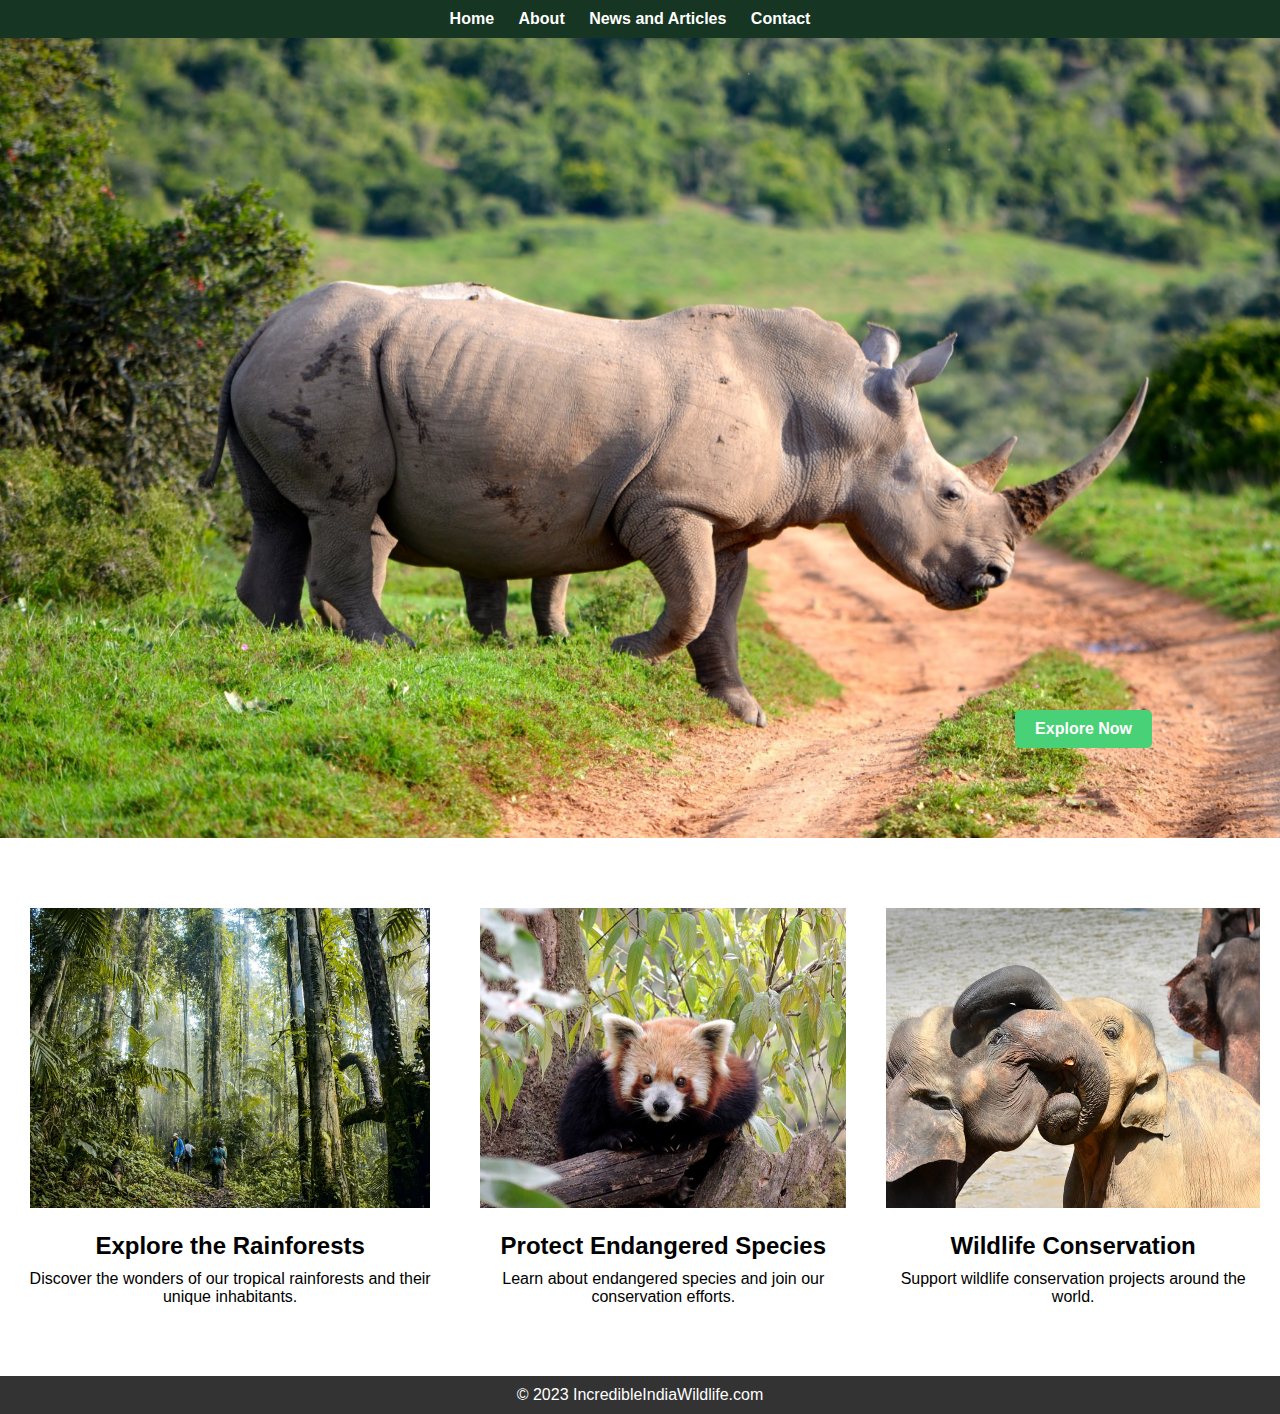
<file: index.html>
<!DOCTYPE html>
<html lang="en">
<head>
    <meta charset="UTF-8">
    <meta name="viewport" content="width=device-width, initial-scale=1.0">
    <title>Incredible India Wildlife</title>
    <link rel="stylesheet" href="styles-main.css">
</head>
<body>
    <header>
        <nav>
            
            <ul>
                <li><a href="./index.html">Home</a></li>
                <li><a href="./about.html">About</a></li>
                
                <li><a href="./currentAffairs.html">News and Articles</a></li>
                <li><a href="./contactUs.html">Contact</a></li>
            </ul>
        </nav>
    </header>

    <section class="hero">
        <h1></h1>
        <p></p>
        <a href="#" class="btn-primary">Explore Now</a>
    </section>

    <section class="featured">
        <div class="feature">
            <img src="./images/rainforest-india.jpg" alt="Featured Wildlife">
            <h2>Explore the Rainforests</h2>
            <p>Discover the wonders of our tropical rainforests and their unique inhabitants.</p>
        </div>
        <div class="feature">
            <img src="./images/endangered.png" alt="Featured Wildlife">
            <h2>Protect Endangered Species</h2>
            <p>Learn about endangered species and join our conservation efforts.</p>
        </div>
        <div class="feature">
            <img src="./images/conservation-efforts.jpg" alt="Featured Wildlife">
            <h2>Wildlife Conservation</h2>
            <p>Support wildlife conservation projects around the world.</p>
        </div>
    </section>

    <footer>
        <p>&copy; 2023 IncredibleIndiaWildlife.com</p>
    </footer>
</body>
</html>
</file>
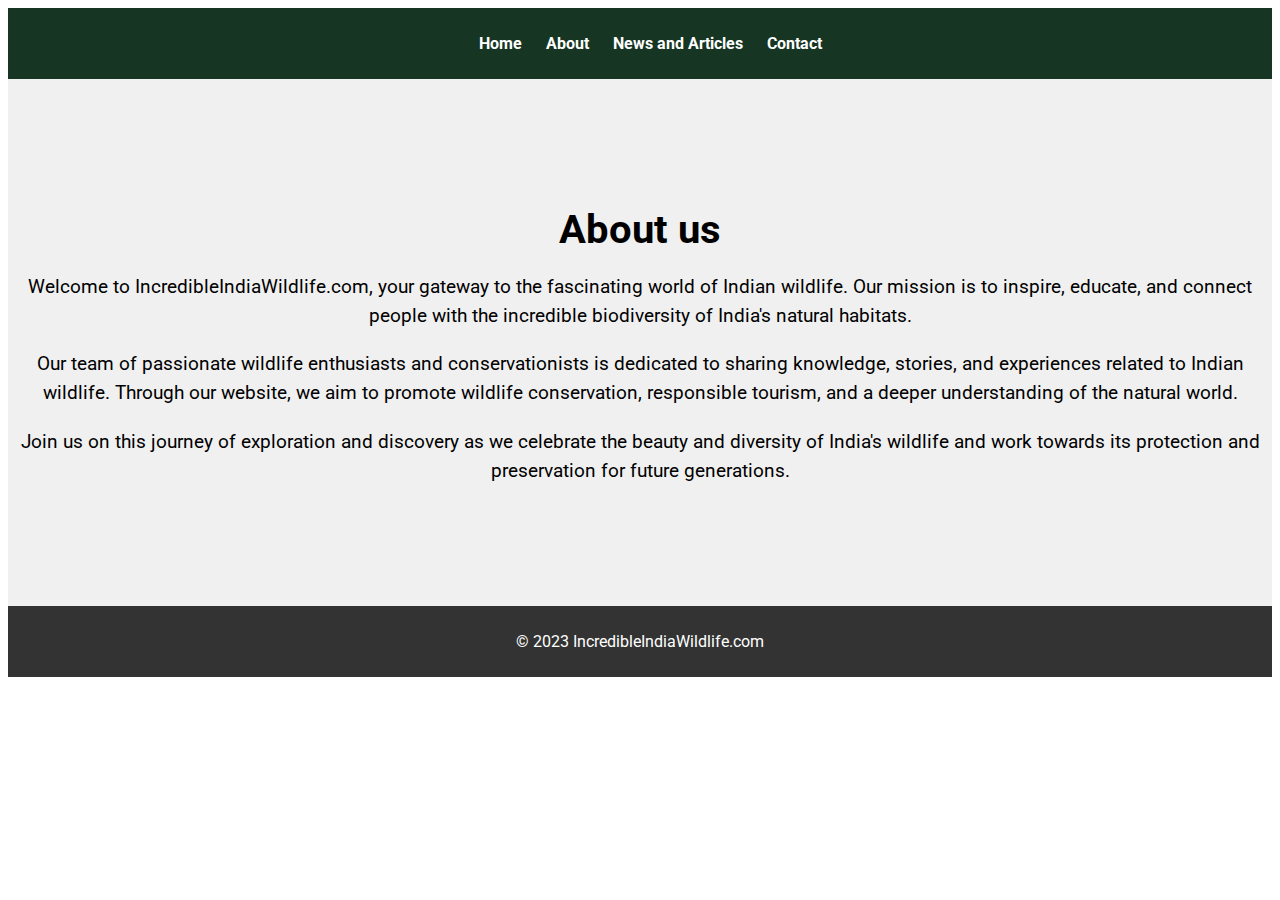
<file: about.html>
<!DOCTYPE html>
<html lang="en">
<head>
    <meta charset="UTF-8">
    <meta name="viewport" content="width=device-width, initial-scale=1.0">
    <title>About Us - Wildlife Explorer</title>
    <link rel="stylesheet" href="styles-3.css">
</head>
<body>
    <header>
        <nav>
            
            <ul>
                <li><a href="./index.html">Home</a></li>
                <li><a href="./about.html">About</a></li>
                
                <li><a href="./currentAffairs.html">News and Articles</a></li>
                <li><a href="./contactUs.html">Contact</a></li>
            </ul>
        </nav>
    </header>

    <section class="about">
        <h1>About us</h1>
        <p>Welcome to IncredibleIndiaWildlife.com, your gateway to the fascinating world of Indian wildlife. Our mission is to inspire, educate, and connect people with the incredible biodiversity of India's natural habitats.</p>
        <p>Our team of passionate wildlife enthusiasts and conservationists is dedicated to sharing knowledge, stories, and experiences related to Indian wildlife. Through our website, we aim to promote wildlife conservation, responsible tourism, and a deeper understanding of the natural world.</p>
        <p>Join us on this journey of exploration and discovery as we celebrate the beauty and diversity of India's wildlife and work towards its protection and preservation for future generations.</p>
        
    </section>

    <footer>
        <p>&copy; 2023 IncredibleIndiaWildlife.com</p>
    </footer>
</body>
</html>
</file>
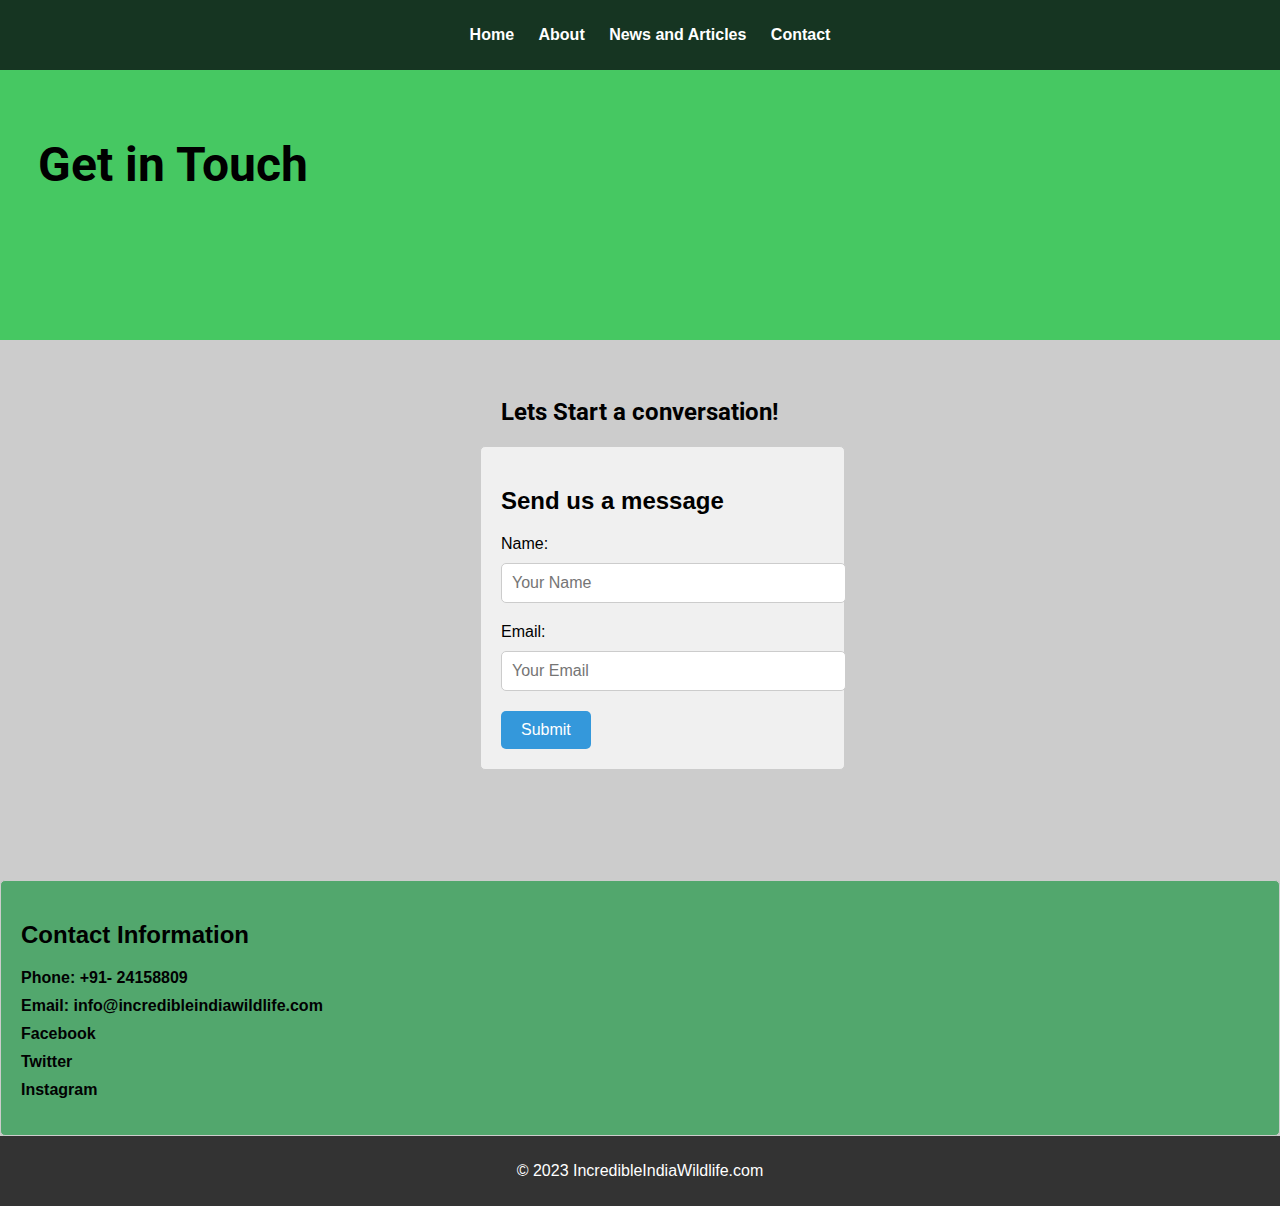
<file: contactUs.html>
<!DOCTYPE html>
<html lang="en">
<head>
    <meta charset="UTF-8">
    <meta name="viewport" content="width=device-width, initial-scale=1.0">
    <title>Contact us</title>
    <link rel="stylesheet" href="styles.css">
    
    
</head>
<body class="contact--us">
    <header>
        <nav>
            <ul>
                <li><a href="./index.html">Home</a></li>
                <li><a href="./about.html">About</a></li>
                
                <li><a href="./currentAffairs.html">News and Articles</a></li>
                <li><a href="./contactUs.html">Contact</a></li>
            </ul>
        </nav>
    </header>
    <div class="contact-container">
        <h1 class="contact-heading">Get in Touch</h1>
    </div>
    <div class="info">
        <h2 class="info-heading">Lets Start a conversation!</h2>
        

    </div>
    <div class="contact---container">
        <div class="contact-form">
                <h2>Send us a message</h2>
                <form>
                    <label for="name">Name:</label>
                    <input type="text" id="name" name="name" placeholder="Your Name" required>
                    
                    <label for="email">Email:</label>
                    <input type="email" id="email" name="email" placeholder="Your Email" required>

                    <button type="submit">Submit</button>
                </form>
        </div>
        <div class="contact-info">
            <h2>Contact Information</h2>
            <ul>
                <li><a href="tel:+1234567890">Phone: +91- 24158809</a></li>
                <li><a href="mailto:info@wildlifeexplorer.com">Email: info@incredibleindiawildlife.com</a></li>
                <li><a href="https://www.facebook.com/yourwildlifeexplorer" target="_blank">Facebook</a></li>
                <li><a href="https://twitter.com/yourwildlife" target="_blank">Twitter</a></li>
                <li><a href="https://www.instagram.com/yourwildlife" target="_blank">Instagram</a></li>
            </ul>
        </div>
    </div>
    <footer>
        <p>&copy; 2023 IncredibleIndiaWildlife.com</p>
    </footer>
    <div class="platforms">

    </div>
    <script src="index.js"></script>
</body>
</html>
</file>
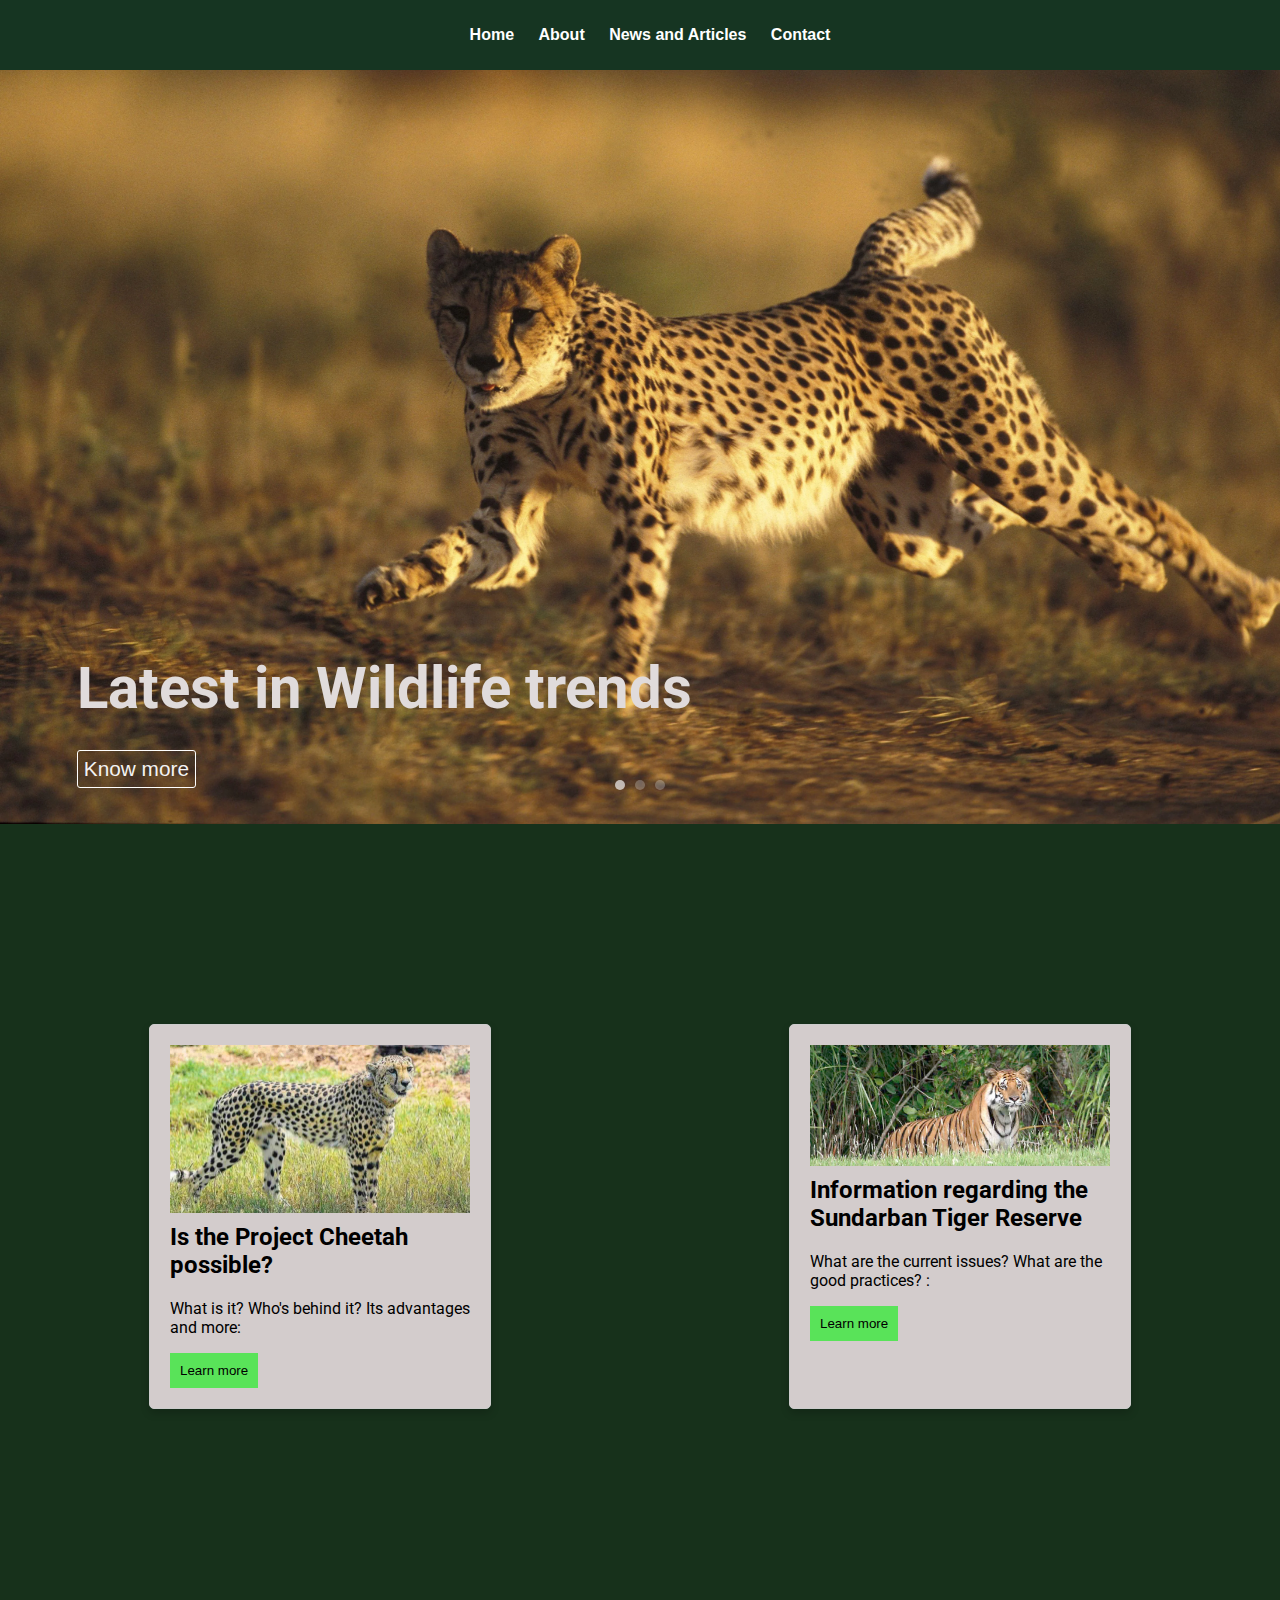
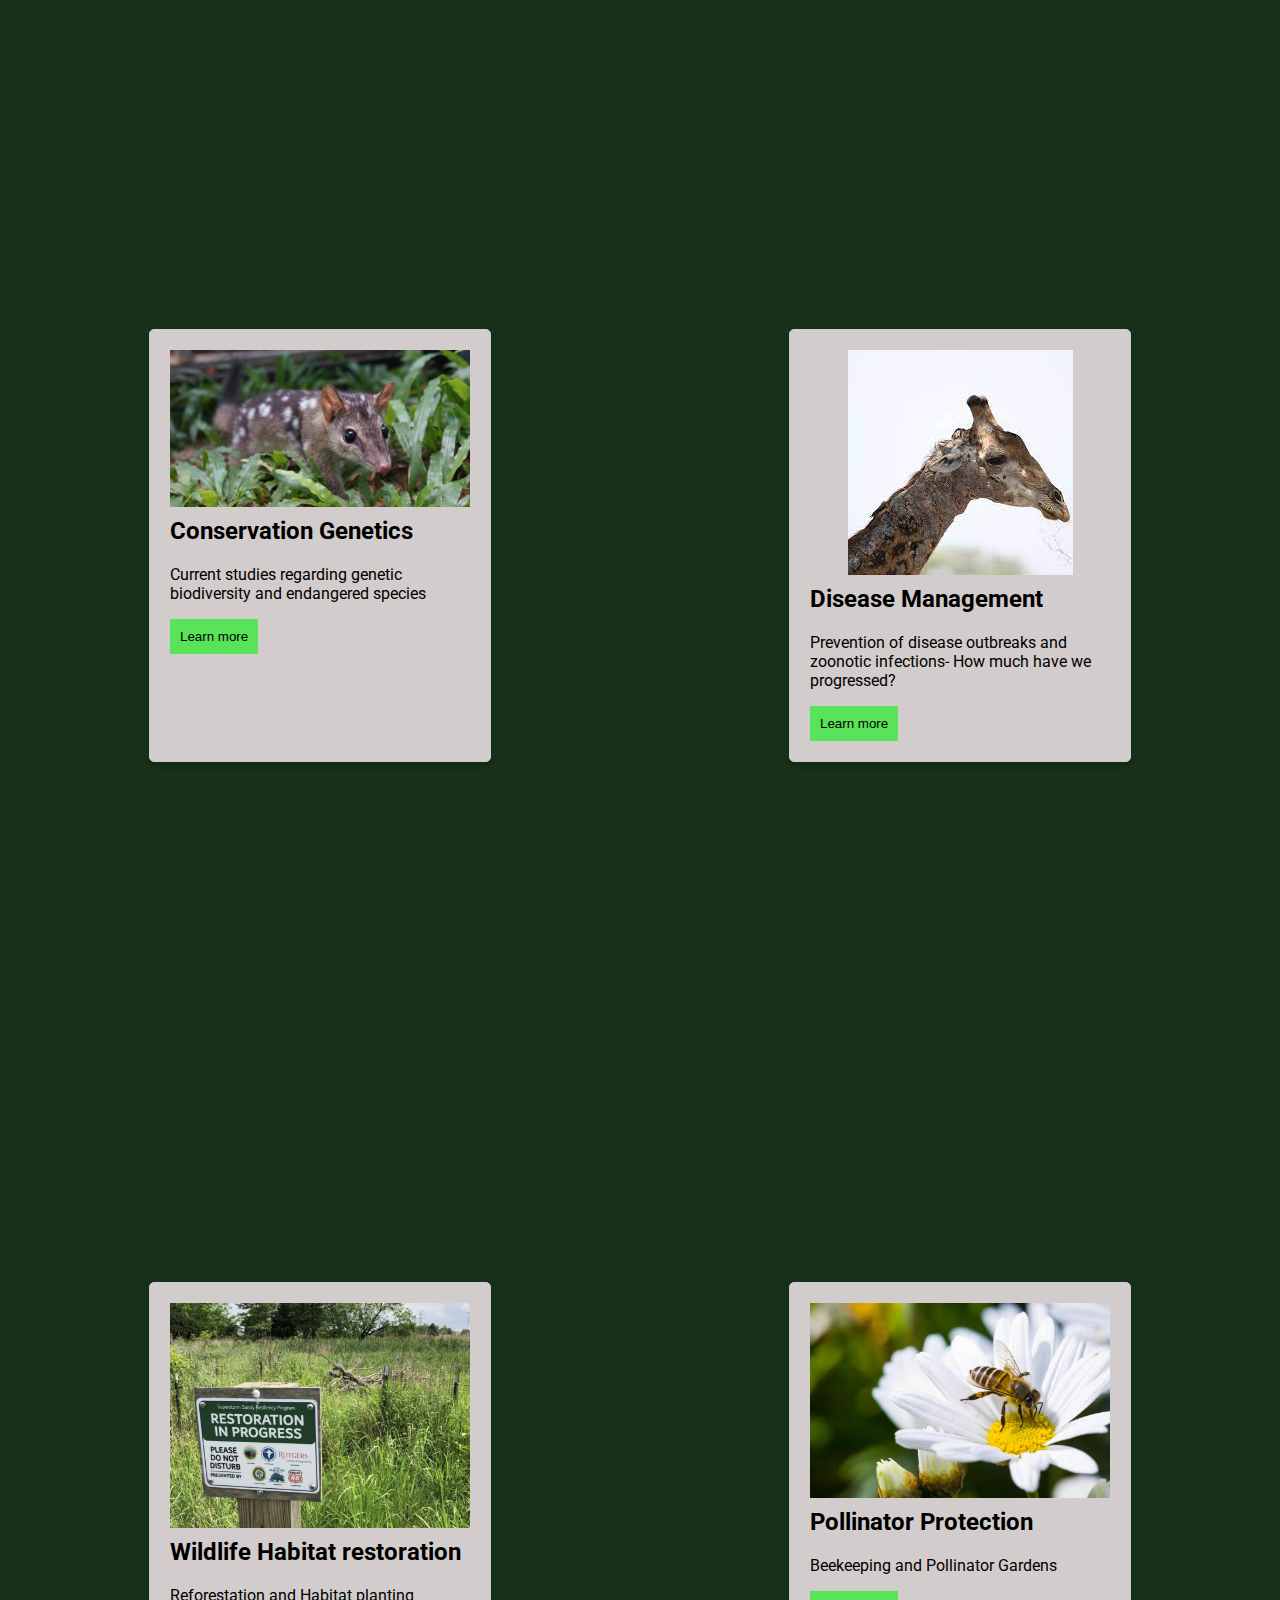
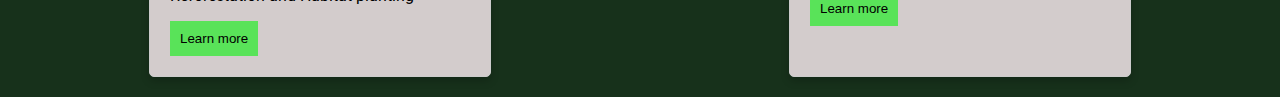
<file: currentAffairs.html>
<!DOCTYPE html>
<html lang="en">
<head>
    <meta charset="UTF-8">
    <meta name="viewport" content="width=device-width, initial-scale=1.0">
    <title>Articles</title>

    
    <link rel="stylesheet" href="styles.css">
</head>
<body>
    <header>
        <nav>
            <ul>
                <li><a href="./index.html">Home</a></li>
                <li><a href="./about.html">About</a></li>
                
                <li><a href="./currentAffairs.html">News and Articles</a></li>
                <li><a href="./contactUs.html">Contact</a></li>
            </ul>
        </nav>
    </header>
    <section id="Caraousel">
        <div class="caraousel">
            <div class="caraousel---item my-caraousel---item" id="cheetah">
                <h2 class="caraousel-info">Latest in Wildlife trends</h2>
                <button class="btn-primary">Know more</button>
            </div>
            <div class="caraousel---item " id="lion">
                <h2 class="caraousel-info">Wildlife Research Breakthroughs</h2>
                <button class="btn-primary">Know more</button>
            </div>
            <div class="caraousel---item" id="green">
                <h2 class="caraousel-info">Eco Friendly Initiatives</h2>
                <button class="btn-primary">Know more</button>
            </div>

        </div>
    
    </section>
    <div class="card-container " id="trend">

    
        <div class="card">
            <img src="./images/project-cheetah.jpg" alt="Card Image">
            <h2>Is the Project Cheetah possible?</h2>
            <p>What is it? Who's behind it? Its advantages and more:</p>
            <button class="card-button">Learn more</button>
        </div>
        <div class="card">
            <img src="./images/tiger-sunderban.jpg" alt="Card Image">
            <h2>Information regarding the Sundarban Tiger Reserve</h2>
            <p>What are the current issues? What are the good practices? :</p>
            <button class="card-button">Learn more</button>
        </div>
        
    </div>
    <div class="card-container " id="research">

    
        <div class="card">
            <img src="./images/conservation-genetics.jpg" alt="Card Image">
            <h2>Conservation Genetics</h2>
            <p>Current studies regarding genetic biodiversity and endangered species</p>
            <button class="card-button">Learn more</button>
        </div>
        <div class="card">
            <img src="./images/disease -management.jpg" alt="Card Image">
            <h2>Disease Management</h2>
            <p>Prevention of disease outbreaks and zoonotic infections- How much have we progressed?</p>
            <button class="card-button">Learn more</button>
        </div>
        
    </div>
    <div class="card-container " id="ecology">

    
        <div class="card">
            <img src="./images/reforestation.png" alt="Card Image">
            <h2>Wildlife Habitat restoration</h2>
            <p>Reforestation and Habitat planting</p>
            <button class="card-button">Learn more</button>
        </div>
        <div class="card">
            <img src="./images/beekeeping.jpg" alt="Card Image">
            <h2>Pollinator Protection</h2>
            <p>Beekeeping and Pollinator Gardens</p>
            <button class="card-button">Learn more</button>
        </div>
        
    </div>
    <script src="index.js"></script>
    
</body>

</html>
</file>
<file: styles-3.css>
/* Add or adjust styles as needed */

/* Style the about section */

@import url('https://fonts.googleapis.com/css2?family=Roboto:wght@500&display=swap');
body{
    font-family: 'Roboto', sans-serif;
}
.about {
    text-align: center;
    padding: 100px 0;
    background-color: #f0f0f0;
}

.about h1 {
    font-size: 2.5rem;
    margin-bottom: 20px;
}

.about p {
    font-size: 1.2rem;
    margin-bottom: 20px;
    line-height: 1.5;
}

header {
    background-color: #163522;
    color: #fff;
    padding: 10px 0;
}

nav ul {
    list-style: none;
    text-align: center;
}

nav ul li {
    display: inline;
    margin-right: 20px;
}

nav a {
    text-decoration: none;
    color: #fff;
    font-weight: bold;
}

/* Style the footer (reuse styles from the homepage) */
footer {
    text-align: center;
    background-color: #333;
    color: #fff;
    padding: 10px 0;
}
</file>
<file: styles.css>
@import url('https://fonts.googleapis.com/css2?family=Roboto:wght@500&display=swap');
body{
  background-color: rgb(23, 49, 27);
  height: 100%;
  width: 100%;
  margin: 0;
  font-family: Arial, sans-serif;;
}
.contact-container{
  position: relative;

  height: 30vh;
  width: 100vw;
  background-color: rgba(59, 199, 89, 0.929);
}

.contact-heading{
  position: absolute;
  top: 23%;
  left: 3%;
  font-size: 3rem;
  font-family: 'Roboto', sans-serif;
  transform: translateY(-50%);
  transition: left 0.5s ease-in-out;
}
.slideLeft{
  left: 0;
}
.info{
  margin-top: 3%;
  display: flex;
  justify-content: center;
}
.info-heading{
  font-family: 'Roboto', sans-serif;
}
/* for caraousel
  */
.caraousel{
  position: relative;
}
.caraousel---item{
  
  height: 600px;
  background-color: rgba(41, 177, 107, 0.877);
  background-size: cover;
  font-size: 3vw;
  color: rgb(224, 219, 219);
  font-family: 'Roboto', sans-serif;
  padding: 2em;
  display: none;

}

.btn-primary{ 
  position: absolute;
  border: 1px solid white;
  border-radius: 3px;
  color: rgb(243, 243, 243);
  font-size: 1.3rem;
  font-weight: 200;
  font-family: Arial, Helvetica, sans-serif;
  padding: 6px;
  bottom: 4vh;
  background-color: transparent;
  cursor: pointer;  
}
.btn-primary:hover{
  background-color: rgb(222, 231, 238);
}
.caraousel-info{
  position: absolute;
  bottom: 6vh;
}

.caraousel---nav {
    position: absolute;
    bottom: 0;
    left: 0;
    padding: 30px 0;
    text-align: center;
    width: 100%;
    
}
.caraousel---button{
  height: 10px;
  width: 10px;
  background-color: rgba(255, 255, 255, 0.256);
  display: inline-block;
  border-radius: 50%;
  margin: 0 5px;
  cursor: pointer;
}
.caraousel---button:hover{
  background-color: rgba(255, 255, 255, 0.656)
}
.caraousel---item---selected{
  display: block;
}
.caraousel---button---selected{
  background-color: rgba(255, 255, 255, 0.656)
}
#cheetah{
  background-image: url(./images/cheetah-wildlife-1.webp)

}
#lion{
  background-image: url(./images/lion.webp);
}
#green{
  background-image: url(./images/green-eco.jpg);
}

/* 
  for cards: */

  .card {
    width: 300px;
    border: 1px solid #ccc;
    box-shadow: 0 4px 8px rgba(0, 0, 0, 0.2);
    margin: 20px;
    padding: 20px;
    background-color: #d3cccc;
    border-radius: 5px;
    font-family:'Roboto', sans-serif;
    margin-top: 200px;
}

.card img {
    max-width: 100%;
    height: auto;
    display: block;
    margin: 0 auto;
}

.card h2 {
    font-size: 1.5rem;
    margin-top: 10px;
}
.card p {
  font-size: 1rem;
  margin-top: 10px;
}
.card-container{
  display: flex;
  justify-content: space-around;
}
.card-info{
  flex: 1;
  padding-left: 20px;
}
.card-button{
  padding: 10px;
  background-color: rgb(89, 227, 89);
  font-family: 'Franklin Gothic Medium', 'Arial Narrow', Arial, sans-serif;
  cursor: pointer;
  border: 0;

}
#research{
  margin-top: 300px;
}
#ecology{
  margin-top: 300px;
}
/* Initial style for elements to be faded in */
.fade-in-element {
  opacity: 0;
  transition: opacity 0.5s ease;
  transform: translateY(20px); /* Optional: Add a slight vertical translation */
}

/* Style for elements when they are visible in the viewport */
.fade-in-visible {
  opacity: 1;
  transform: translateY(0);
}
.contact--us{
  background-color: #ccc;
}
header {
    background-color: #163522;
    ;
  color: #fff;
  padding: 10px 0;
}

nav ul {
  list-style: none;
  text-align: center;
}

nav ul li {
  display: inline;
  margin-right: 20px;
}

nav a {
  text-decoration: none;
  color: #fff;
  font-weight: bold;
}
.contact-form {
  background-color: #f0f0f0;
  border: 1px solid #ccc;
  border-radius: 5px;
  padding: 20px;
  display: inline-block;
  text-align: left;
  margin-left: 37.5vw;
  margin-bottom: 10vh;
}

.contact-form h2 {
  font-size: 1.5rem;
  margin-bottom: 20px;
}

.contact-form label {
  display: block;
  margin-bottom: 10px;
}

.contact-form input[type="text"],
.contact-form input[type="email"] {
  width: 100%;
  padding: 10px;
  margin-bottom: 20px;
  border: 1px solid #ccc;
  border-radius: 5px;
  font-size: 1rem;

}

.contact-form button {
  background-color: #3498db;
  color: #fff;
  border: none;
  border-radius: 5px;
  padding: 10px 20px;
  font-size: 1rem;
  cursor: pointer;
}

.contact-form button:hover {
  background-color: #258cd1;
}

/* Style the header and navigation menu (reuse styles from other pages) */
/* ... */

/* Style the footer (reuse styles from other pages) */
/* ... */

footer {
  text-align: center;
  background-color: #333;
  color: #fff;
  padding: 10px 0;
}
/* Style the contact information section */
.contact-info {
  background-color: #52a76d;
  border: 1px solid #ccc;
  border-radius: 5px;
  padding: 20px;
  text-align: left;
  margin-top: 20px;
}

.contact-info h2 {
  font-size: 1.5rem;
  margin-bottom: 20px;
}

.contact-info ul {
  list-style: none;
  padding: 0;
}

.contact-info li {
  margin-bottom: 10px;
}

.contact-info a {
  text-decoration: none;
  color: #010102;
  font-weight: bold;
}

.contact-info a:hover {
  text-decoration: underline;
}
</file>
<file: styles-main.css>
/* Reset some default styles */
body, h1, h2, p, ul, li {
    margin: 0;
    padding: 0;
}

/* Apply a background color and set font styles */
body {
    font-family: Arial, sans-serif;
    background-color: #099152cb;
}

/* Style the header and navigation menu */
header {
    background-color: #163522;
    color: #fff;
    padding: 10px 0;
}

nav ul {
    list-style: none;
    text-align: center;
}

nav ul li {
    display: inline;
    margin-right: 20px;
}

nav a {
    text-decoration: none;
    color: #fff;
    font-weight: bold;
}

/* Style the hero section */
.hero {
    position: relative;
    background-image: url('./images/home-page-cover-2.jpg');
    background-size: cover;
    text-align: center;
    padding: 100px 0;
    color: #fff;
    height: 600px;
}

.hero h1 {
    font-size: 2.5rem;
    margin-bottom: 20px;
}

.hero p {
    font-size: 1.2rem;
    margin-bottom: 30px;
}

.btn-primary {
    position: absolute;
    display: inline-block;
    right: 10vw;
    bottom: 10vh;
    
    padding: 10px 20px;
    background-color: #48d176;
    color: #fff;
    text-decoration: none;
    font-weight: bold;
    border-radius: 5px;
}

.btn-primary:hover {
    background-color: #058f48;
}

/* Style the featured section */
.featured {
    display: flex;
    justify-content: space-around;
    padding: 50px 0;
    background-color: #fff;
}

.feature {
    text-align: center;
    padding: 20px;
}

.feature img {
    max-width: 100%;
    height: 300px;
    margin-bottom: 20px;
}

.feature h2 {
    font-size: 1.5rem;
    margin-bottom: 10px;
}

.feature p {
    font-size: 1rem;
}

/* Style the footer */
footer {
    text-align: center;
    background-color: #333;
    color: #fff;
    padding: 10px 0;
}
</file>
